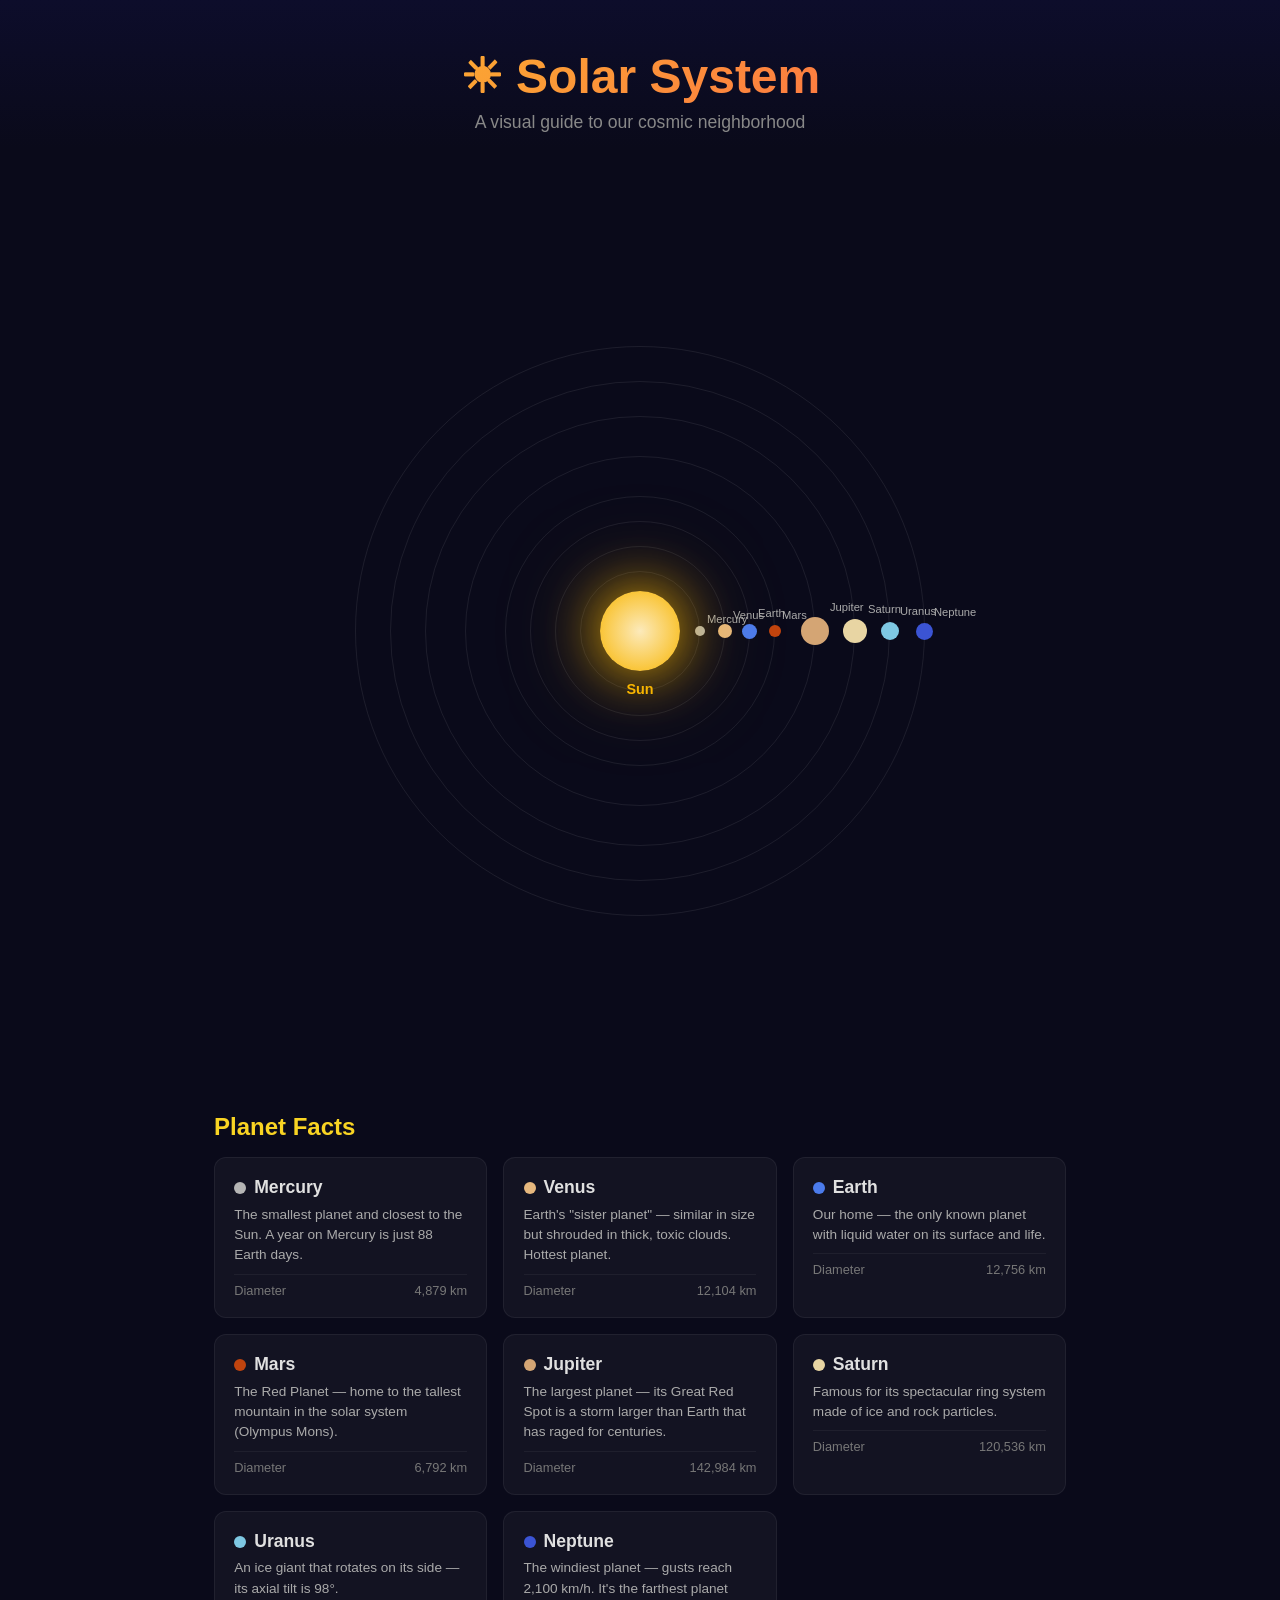
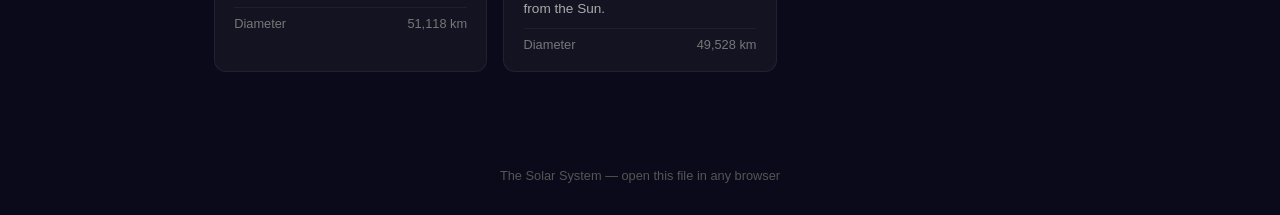
<file: docs/media/solar-system-demo.html>
<!DOCTYPE html>
<html lang="en">
<head>
<meta charset="UTF-8">
<meta name="viewport" content="width=device-width, initial-scale=1.0">
<title>The Solar System</title>
<style>
  * { margin: 0; padding: 0; box-sizing: border-box; }
  body {
    background: #0a0a1a;
    color: #e0e0e0;
    font-family: -apple-system, BlinkMacSystemFont, 'Segoe UI', Roboto, sans-serif;
    overflow-x: hidden;
  }
  header {
    text-align: center;
    padding: 3rem 1rem 1rem;
    background: linear-gradient(180deg, #0d0d2b 0%, #0a0a1a 100%);
  }
  header h1 {
    font-size: 3rem;
    background: linear-gradient(135deg, #f9d423, #ff4e50);
    -webkit-background-clip: text;
    -webkit-text-fill-color: transparent;
    background-clip: text;
  }
  header p { color: #888; margin-top: 0.5rem; font-size: 1.1rem; }
  .orbit-container {
    position: relative;
    width: 100%;
    max-width: 900px;
    margin: 2rem auto;
    aspect-ratio: 1;
  }
  .sun {
    position: absolute;
    top: 50%; left: 50%;
    width: 80px; height: 80px;
    transform: translate(-50%, -50%);
    background: radial-gradient(circle, #fceabb, #f8b500);
    border-radius: 50%;
    box-shadow: 0 0 60px #f8b500, 0 0 120px rgba(248,181,0,0.3);
    z-index: 10;
  }
  .sun-label {
    position: absolute;
    top: calc(50% + 50px);
    left: 50%;
    transform: translateX(-50%);
    color: #f8b500;
    font-weight: 600;
    font-size: 0.9rem;
    z-index: 10;
  }
  .orbit {
    position: absolute;
    top: 50%; left: 50%;
    border: 1px solid rgba(255,255,255,0.08);
    border-radius: 50%;
    transform: translate(-50%, -50%);
  }
  .planet {
    position: absolute;
    border-radius: 50%;
    transition: transform 0.3s ease;
  }
  .planet:hover { transform: scale(1.4) !important; z-index: 20; }
  .planet-label {
    position: absolute;
    white-space: nowrap;
    font-size: 0.7rem;
    color: #aaa;
    pointer-events: none;
  }
  /* Orbit sizes and planet positions — all positioned at "right" (0deg) */
  /* Mercury */
  .o-mercury  { width: 120px; height: 120px; }
  .p-mercury  { width: 10px; height: 10px; background: #b5b5b5; top: calc(50% - 5px); left: calc(50% + 55px); }
  .l-mercury  { top: calc(50% - 18px); left: calc(50% + 67px); }
  /* Venus */
  .o-venus    { width: 170px; height: 170px; }
  .p-venus    { width: 14px; height: 14px; background: #e6b87e; top: calc(50% - 7px); left: calc(50% + 78px); }
  .l-venus    { top: calc(50% - 22px); left: calc(50% + 93px); }
  /* Earth */
  .o-earth    { width: 220px; height: 220px; }
  .p-earth    { width: 15px; height: 15px; background: #4b7bec; top: calc(50% - 7.5px); left: calc(50% + 102px); }
  .l-earth    { top: calc(50% - 24px); left: calc(50% + 118px); }
  /* Mars */
  .o-mars     { width: 270px; height: 270px; }
  .p-mars     { width: 12px; height: 12px; background: #c1440e; top: calc(50% - 6px); left: calc(50% + 129px); }
  .l-mars     { top: calc(50% - 22px); left: calc(50% + 142px); }
  /* Jupiter */
  .o-jupiter  { width: 350px; height: 350px; }
  .p-jupiter  { width: 28px; height: 28px; background: #d4a574; top: calc(50% - 14px); left: calc(50% + 161px); }
  .l-jupiter  { top: calc(50% - 30px); left: calc(50% + 190px); }
  /* Saturn */
  .o-saturn   { width: 430px; height: 430px; }
  .p-saturn   { width: 24px; height: 24px; background: #e8d5a3; top: calc(50% - 12px); left: calc(50% + 203px); }
  .l-saturn   { top: calc(50% - 28px); left: calc(50% + 228px); }
  /* Uranus */
  .o-uranus   { width: 500px; height: 500px; }
  .p-uranus   { width: 18px; height: 18px; background: #7ec8e3; top: calc(50% - 9px); left: calc(50% + 241px); }
  .l-uranus   { top: calc(50% - 26px); left: calc(50% + 260px); }
  /* Neptune */
  .o-neptune  { width: 570px; height: 570px; }
  .p-neptune  { width: 17px; height: 17px; background: #3b54d4; top: calc(50% - 8.5px); left: calc(50% + 276px); }
  .l-neptune  { top: calc(50% - 25px); left: calc(50% + 294px); }

  .info-section {
    max-width: 900px;
    margin: 2rem auto 4rem;
    padding: 0 1.5rem;
  }
  .info-section h2 {
    font-size: 1.5rem;
    margin-bottom: 1rem;
    color: #f9d423;
  }
  .planet-grid {
    display: grid;
    grid-template-columns: repeat(auto-fill, minmax(240px, 1fr));
    gap: 1rem;
  }
  .planet-card {
    background: rgba(255,255,255,0.04);
    border: 1px solid rgba(255,255,255,0.06);
    border-radius: 12px;
    padding: 1.2rem;
    transition: background 0.2s;
  }
  .planet-card:hover { background: rgba(255,255,255,0.08); }
  .planet-card h3 {
    font-size: 1.1rem;
    margin-bottom: 0.4rem;
    display: flex;
    align-items: center;
    gap: 0.5rem;
  }
  .planet-card .dot {
    display: inline-block;
    width: 12px; height: 12px;
    border-radius: 50%;
  }
  .planet-card p {
    font-size: 0.85rem;
    color: #aaa;
    line-height: 1.5;
  }
  .planet-card .stat {
    display: flex;
    justify-content: space-between;
    font-size: 0.8rem;
    color: #777;
    border-top: 1px solid rgba(255,255,255,0.05);
    margin-top: 0.5rem;
    padding-top: 0.5rem;
  }
  footer {
    text-align: center;
    padding: 2rem;
    color: #555;
    font-size: 0.8rem;
  }
  @media (max-width: 640px) {
    header h1 { font-size: 2rem; }
    .orbit-container { max-width: 350px; }
    .sun { width: 50px; height: 50px; }
    .o-mercury { width: 80px; height: 80px; }
    .o-venus   { width: 110px; height: 110px; }
    .o-earth   { width: 140px; height: 140px; }
    .o-mars    { width: 170px; height: 170px; }
    .o-jupiter { width: 220px; height: 220px; }
    .o-saturn  { width: 270px; height: 270px; }
    .o-uranus  { width: 310px; height: 310px; }
    .o-neptune { width: 350px; height: 350px; }
    .p-mercury  { width: 7px; height: 7px; left: calc(50% + 36px); top: calc(50% - 3.5px); }
    .p-venus    { width: 10px; height: 10px; left: calc(50% + 50px); top: calc(50% - 5px); }
    .p-earth    { width: 11px; height: 11px; left: calc(50% + 64px); top: calc(50% - 5.5px); }
    .p-mars     { width: 9px; height: 9px; left: calc(50% + 80px); top: calc(50% - 4.5px); }
    .p-jupiter  { width: 18px; height: 18px; left: calc(50% + 101px); top: calc(50% - 9px); }
    .p-saturn   { width: 16px; height: 16px; left: calc(50% + 127px); top: calc(50% - 8px); }
    .p-uranus   { width: 13px; height: 13px; left: calc(50% + 148px); top: calc(50% - 6.5px); }
    .p-neptune  { width: 12px; height: 12px; left: calc(50% + 169px); top: calc(50% - 6px); }
    .l-mercury, .l-venus, .l-earth, .l-mars, .l-jupiter, .l-saturn, .l-uranus, .l-neptune { display: none; }
  }
</style>
</head>
<body>

<header>
  <h1>☀ Solar System</h1>
  <p>A visual guide to our cosmic neighborhood</p>
</header>

<div class="orbit-container">
  <div class="sun"></div>
  <div class="sun-label">Sun</div>

  <div class="orbit o-mercury"></div>
  <div class="planet p-mercury" style="top: calc(50% - 5px); left: calc(50% + 55px);"></div>
  <div class="planet-label l-mercury">Mercury</div>

  <div class="orbit o-venus"></div>
  <div class="planet p-venus" style="top: calc(50% - 7px); left: calc(50% + 78px);"></div>
  <div class="planet-label l-venus">Venus</div>

  <div class="orbit o-earth"></div>
  <div class="planet p-earth" style="top: calc(50% - 7.5px); left: calc(50% + 102px);"></div>
  <div class="planet-label l-earth">Earth</div>

  <div class="orbit o-mars"></div>
  <div class="planet p-mars" style="top: calc(50% - 6px); left: calc(50% + 129px);"></div>
  <div class="planet-label l-mars">Mars</div>

  <div class="orbit o-jupiter"></div>
  <div class="planet p-jupiter" style="top: calc(50% - 14px); left: calc(50% + 161px);"></div>
  <div class="planet-label l-jupiter">Jupiter</div>

  <div class="orbit o-saturn"></div>
  <div class="planet p-saturn" style="top: calc(50% - 12px); left: calc(50% + 203px);"></div>
  <div class="planet-label l-saturn">Saturn</div>

  <div class="orbit o-uranus"></div>
  <div class="planet p-uranus" style="top: calc(50% - 9px); left: calc(50% + 241px);"></div>
  <div class="planet-label l-uranus">Uranus</div>

  <div class="orbit o-neptune"></div>
  <div class="planet p-neptune" style="top: calc(50% - 8.5px); left: calc(50% + 276px);"></div>
  <div class="planet-label l-neptune">Neptune</div>
</div>

<div class="info-section">
  <h2>Planet Facts</h2>
  <div class="planet-grid">
    <div class="planet-card">
      <h3><span class="dot" style="background:#b5b5b5;"></span> Mercury</h3>
      <p>The smallest planet and closest to the Sun. A year on Mercury is just 88 Earth days.</p>
      <div class="stat"><span>Diameter</span><span>4,879 km</span></div>
    </div>
    <div class="planet-card">
      <h3><span class="dot" style="background:#e6b87e;"></span> Venus</h3>
      <p>Earth's "sister planet" — similar in size but shrouded in thick, toxic clouds. Hottest planet.</p>
      <div class="stat"><span>Diameter</span><span>12,104 km</span></div>
    </div>
    <div class="planet-card">
      <h3><span class="dot" style="background:#4b7bec;"></span> Earth</h3>
      <p>Our home — the only known planet with liquid water on its surface and life.</p>
      <div class="stat"><span>Diameter</span><span>12,756 km</span></div>
    </div>
    <div class="planet-card">
      <h3><span class="dot" style="background:#c1440e;"></span> Mars</h3>
      <p>The Red Planet — home to the tallest mountain in the solar system (Olympus Mons).</p>
      <div class="stat"><span>Diameter</span><span>6,792 km</span></div>
    </div>
    <div class="planet-card">
      <h3><span class="dot" style="background:#d4a574;"></span> Jupiter</h3>
      <p>The largest planet — its Great Red Spot is a storm larger than Earth that has raged for centuries.</p>
      <div class="stat"><span>Diameter</span><span>142,984 km</span></div>
    </div>
    <div class="planet-card">
      <h3><span class="dot" style="background:#e8d5a3;"></span> Saturn</h3>
      <p>Famous for its spectacular ring system made of ice and rock particles.</p>
      <div class="stat"><span>Diameter</span><span>120,536 km</span></div>
    </div>
    <div class="planet-card">
      <h3><span class="dot" style="background:#7ec8e3;"></span> Uranus</h3>
      <p>An ice giant that rotates on its side — its axial tilt is 98°.</p>
      <div class="stat"><span>Diameter</span><span>51,118 km</span></div>
    </div>
    <div class="planet-card">
      <h3><span class="dot" style="background:#3b54d4;"></span> Neptune</h3>
      <p>The windiest planet — gusts reach 2,100 km/h. It's the farthest planet from the Sun.</p>
      <div class="stat"><span>Diameter</span><span>49,528 km</span></div>
    </div>
  </div>
</div>

<footer>
  The Solar System — open this file in any browser
</footer>

</body>
</html>
</file>
